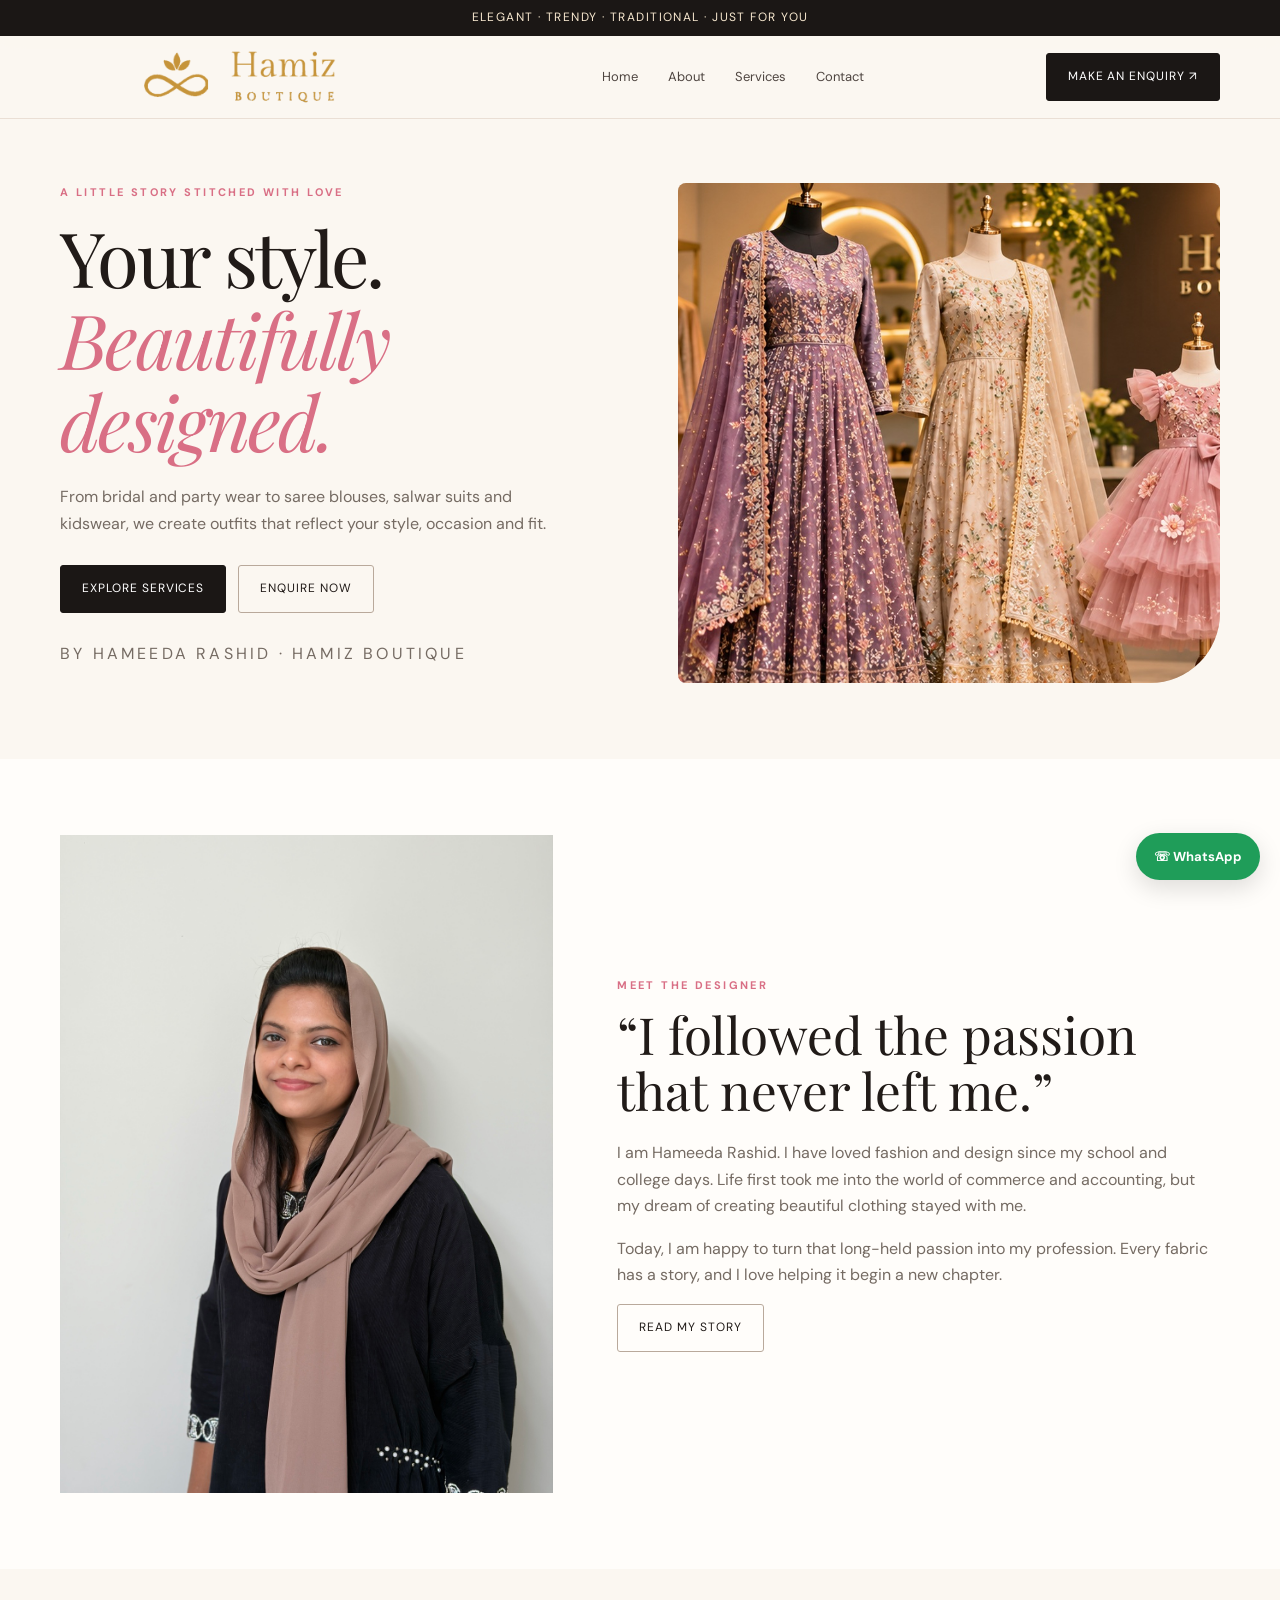
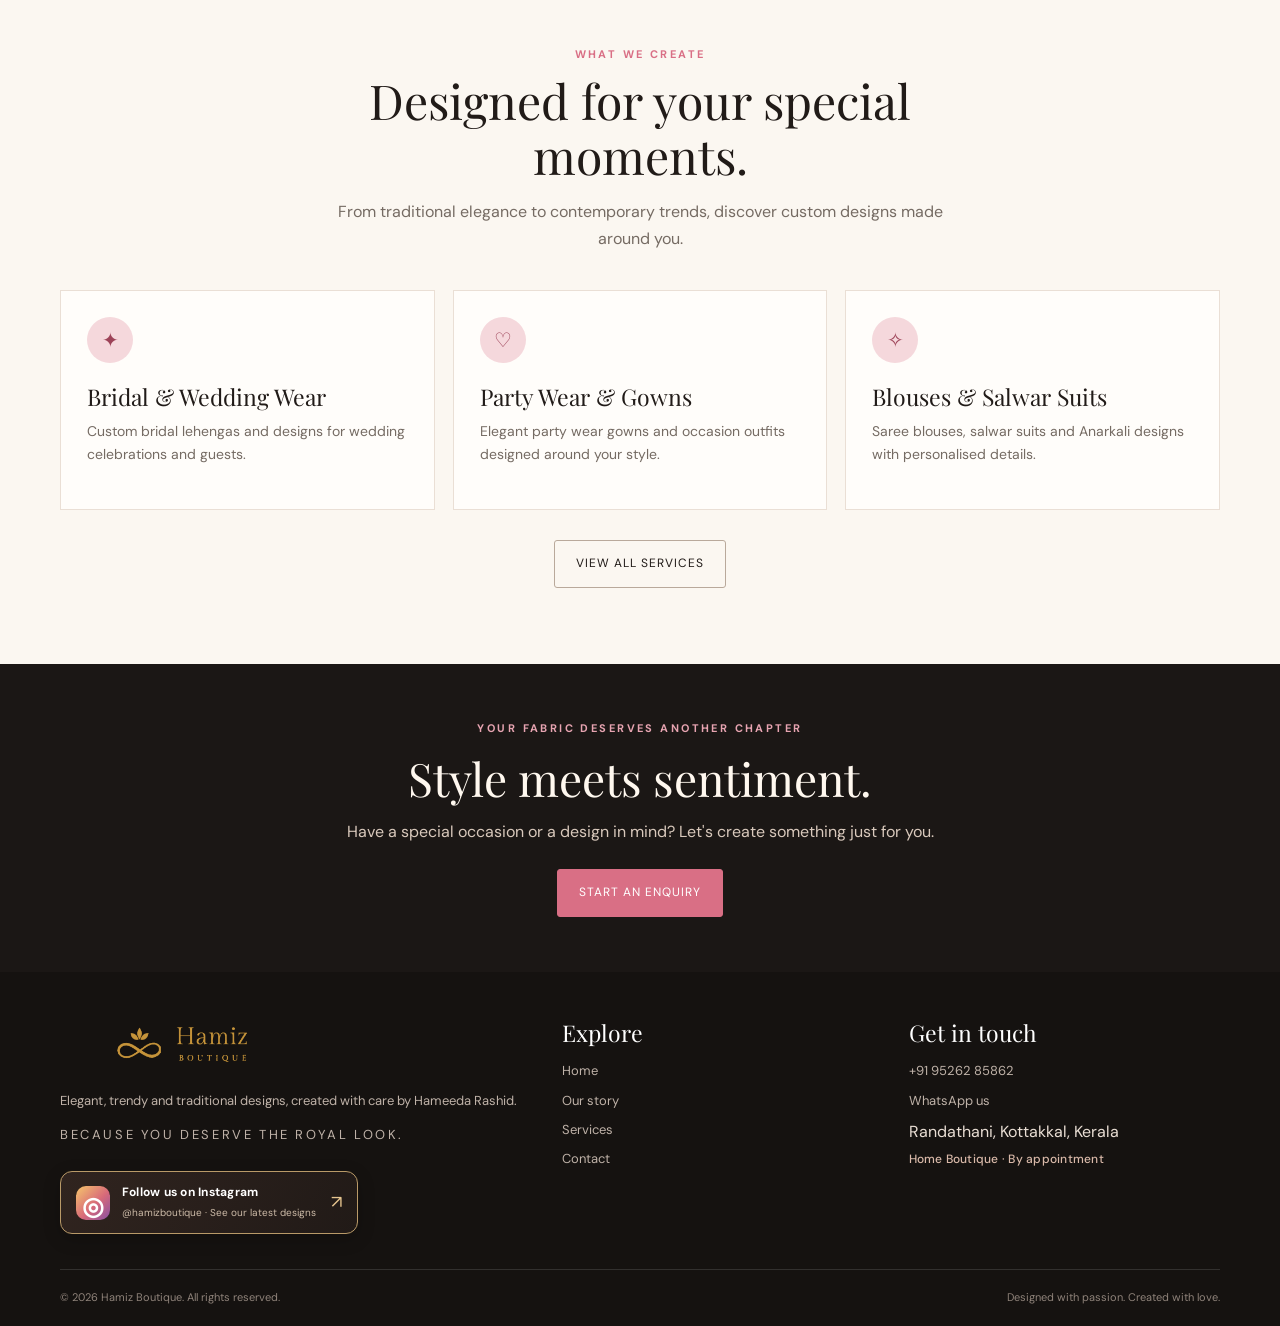
<file: index.html>
<!doctype html><html lang="en"><head><meta charset="utf-8"><meta name="viewport" content="width=device-width,initial-scale=1"><meta name="description" content="Custom bridal wear, party gowns, saree blouses and more, lovingly designed by Hameeda Rashid at Hamiz Boutique in Randathani, Kerala."><title>Custom Ladies' Wear in Kerala | Hamiz Boutique</title><link rel="canonical" href="https://hamiz-boutique.netlify.app/"><meta property="og:type" content="website"><meta property="og:locale" content="en_IN"><meta property="og:site_name" content="Hamiz Boutique"><meta property="og:title" content="Custom Ladies' Wear in Kerala | Hamiz Boutique"><meta property="og:description" content="Custom bridal wear, party gowns, saree blouses and more, lovingly designed by Hameeda Rashid at Hamiz Boutique in Randathani, Kerala."><meta property="og:url" content="https://hamiz-boutique.netlify.app/"><meta property="og:image" content="https://hamiz-boutique.netlify.app/assets/premium-boutique-hero.jpg"><meta property="og:image:alt" content="Hamiz Boutique's custom embroidered dresses and boutique collection"><meta name="twitter:card" content="summary_large_image"><meta name="twitter:title" content="Custom Ladies' Wear in Kerala | Hamiz Boutique"><meta name="twitter:description" content="Custom bridal wear, party gowns, saree blouses and more, lovingly designed by Hameeda Rashid at Hamiz Boutique in Randathani, Kerala."><meta name="twitter:image" content="https://hamiz-boutique.netlify.app/assets/premium-boutique-hero.jpg"><link rel="stylesheet" href="styles.css"></head><body><div class="topline">ELEGANT · TRENDY · TRADITIONAL · JUST FOR YOU</div><header class="header"><div class="wrap nav"><a class="brand" href="index.html"><img src="assets/hamiz-logo.png" alt="Hamiz Boutique logo"><span class="brand-name">HAMIZ<small>BOUTIQUE</small></span></a><button class="menu" aria-label="Open menu" onclick="document.querySelector('.links').classList.toggle('open')">☰</button><nav class="links"><a href="index.html">Home</a><a href="about.html">About</a><a href="services.html">Services</a><a href="contact.html">Contact</a></nav><a class="nav-cta" href="contact.html">Make an enquiry ↗</a></div></header><main><section class="hero"><div class="wrap hero-grid"><div><div class="eyebrow">A little story stitched with love</div><h1>Your style.<br><em>Beautifully designed.</em></h1><p>From bridal and party wear to saree blouses, salwar suits and kidswear, we create outfits that reflect your style, occasion and fit.</p><div class="actions"><a class="btn" href="services.html">Explore services</a><a class="btn light" href="contact.html">Enquire now</a></div><p class="smallcaps" style="margin-top:28px">By Hameeda Rashid · Hamiz Boutique</p></div><div class="hero-art has-boutique"><img class="boutique-hero-image" src="assets/premium-boutique-hero.jpg" alt="Premium boutique display with elegant embroidered dresses on mannequins"></div></div></section><section class="section white"><div class="wrap story-grid"><div class="story-photo has-portrait"><img src="assets/hameeda-rashid.jpg" alt="Hameeda Rashid, fashion designer at Hamiz Boutique"></div><div class="story-copy"><div class="eyebrow">Meet the designer</div><h2>“I followed the passion that never left me.”</h2><p>I am Hameeda Rashid. I have loved fashion and design since my school and college days. Life first took me into the world of commerce and accounting, but my dream of creating beautiful clothing stayed with me.</p><p>Today, I am happy to turn that long-held passion into my profession. Every fabric has a story, and I love helping it begin a new chapter.</p><a class="btn light" href="about.html">Read my story</a></div></div></section><section class="section"><div class="wrap"><div class="section-head"><div class="eyebrow">What we create</div><h2>Designed for your special moments.</h2><p>From traditional elegance to contemporary trends, discover custom designs made around you.</p></div><div class="service-grid"><div class="service-card"><div class="service-icon">✦</div><h3>Bridal & Wedding Wear</h3><p>Custom bridal lehengas and designs for wedding celebrations and guests.</p></div><div class="service-card"><div class="service-icon">♡</div><h3>Party Wear & Gowns</h3><p>Elegant party wear gowns and occasion outfits designed around your style.</p></div><div class="service-card"><div class="service-icon">✧</div><h3>Blouses & Salwar Suits</h3><p>Saree blouses, salwar suits and Anarkali designs with personalised details.</p></div></div><div style="text-align:center;margin-top:30px"><a class="btn light" href="services.html">View all services</a></div></div></section><section class="banner"><div class="eyebrow" style="color:#e7a4b1">Your fabric deserves another chapter</div><h2>Style meets sentiment.</h2><p>Have a special occasion or a design in mind? Let's create something just for you.</p><a class="btn" href="contact.html">Start an enquiry</a></section></main><footer class="footer"><div class="wrap"><div class="footer-grid"><div><img class="footer-logo" src="assets/hamiz-logo.png" alt="Hamiz Boutique logo"><p>Elegant, trendy and traditional designs, created with care by Hameeda Rashid.</p><p class="smallcaps">Because you deserve the royal look.</p><a class="footer-instagram" href="https://www.instagram.com/hamizboutique?dlrf=MW15N2JzZHI4ampqag==" target="_blank" rel="noopener noreferrer"><span class="instagram-mark" aria-hidden="true">◎</span><span><strong>Follow us on Instagram</strong><small>@hamizboutique · See our latest designs</small></span><span class="instagram-arrow" aria-hidden="true">↗</span></a></div><div><h3>Explore</h3><div class="footer-links"><a href="index.html">Home</a><a href="about.html">Our story</a><a href="services.html">Services</a><a href="contact.html">Contact</a></div></div><div><h3>Get in touch</h3><div class="footer-links"><a href="tel:+919526285862">+91 95262 85862</a><a target="_blank" href="https://wa.me/919526285862">WhatsApp us</a><span>Randathani, Kottakkal, Kerala<br><span class="address-note">Home Boutique · By appointment</span></span></div></div></div><div class="copyright"><span>© <span id="year"></span> Hamiz Boutique. All rights reserved.</span><span>Designed with passion. Created with love.</span></div></div></footer><a class="whatsapp" href="https://wa.me/919526285862?text=Hello%20Hamiz%20Boutique%2C%20I%20would%20like%20to%20make%20an%20enquiry." target="_blank">☏ WhatsApp</a><script>document.getElementById('year').textContent=new Date().getFullYear();</script></body></html>
</file>
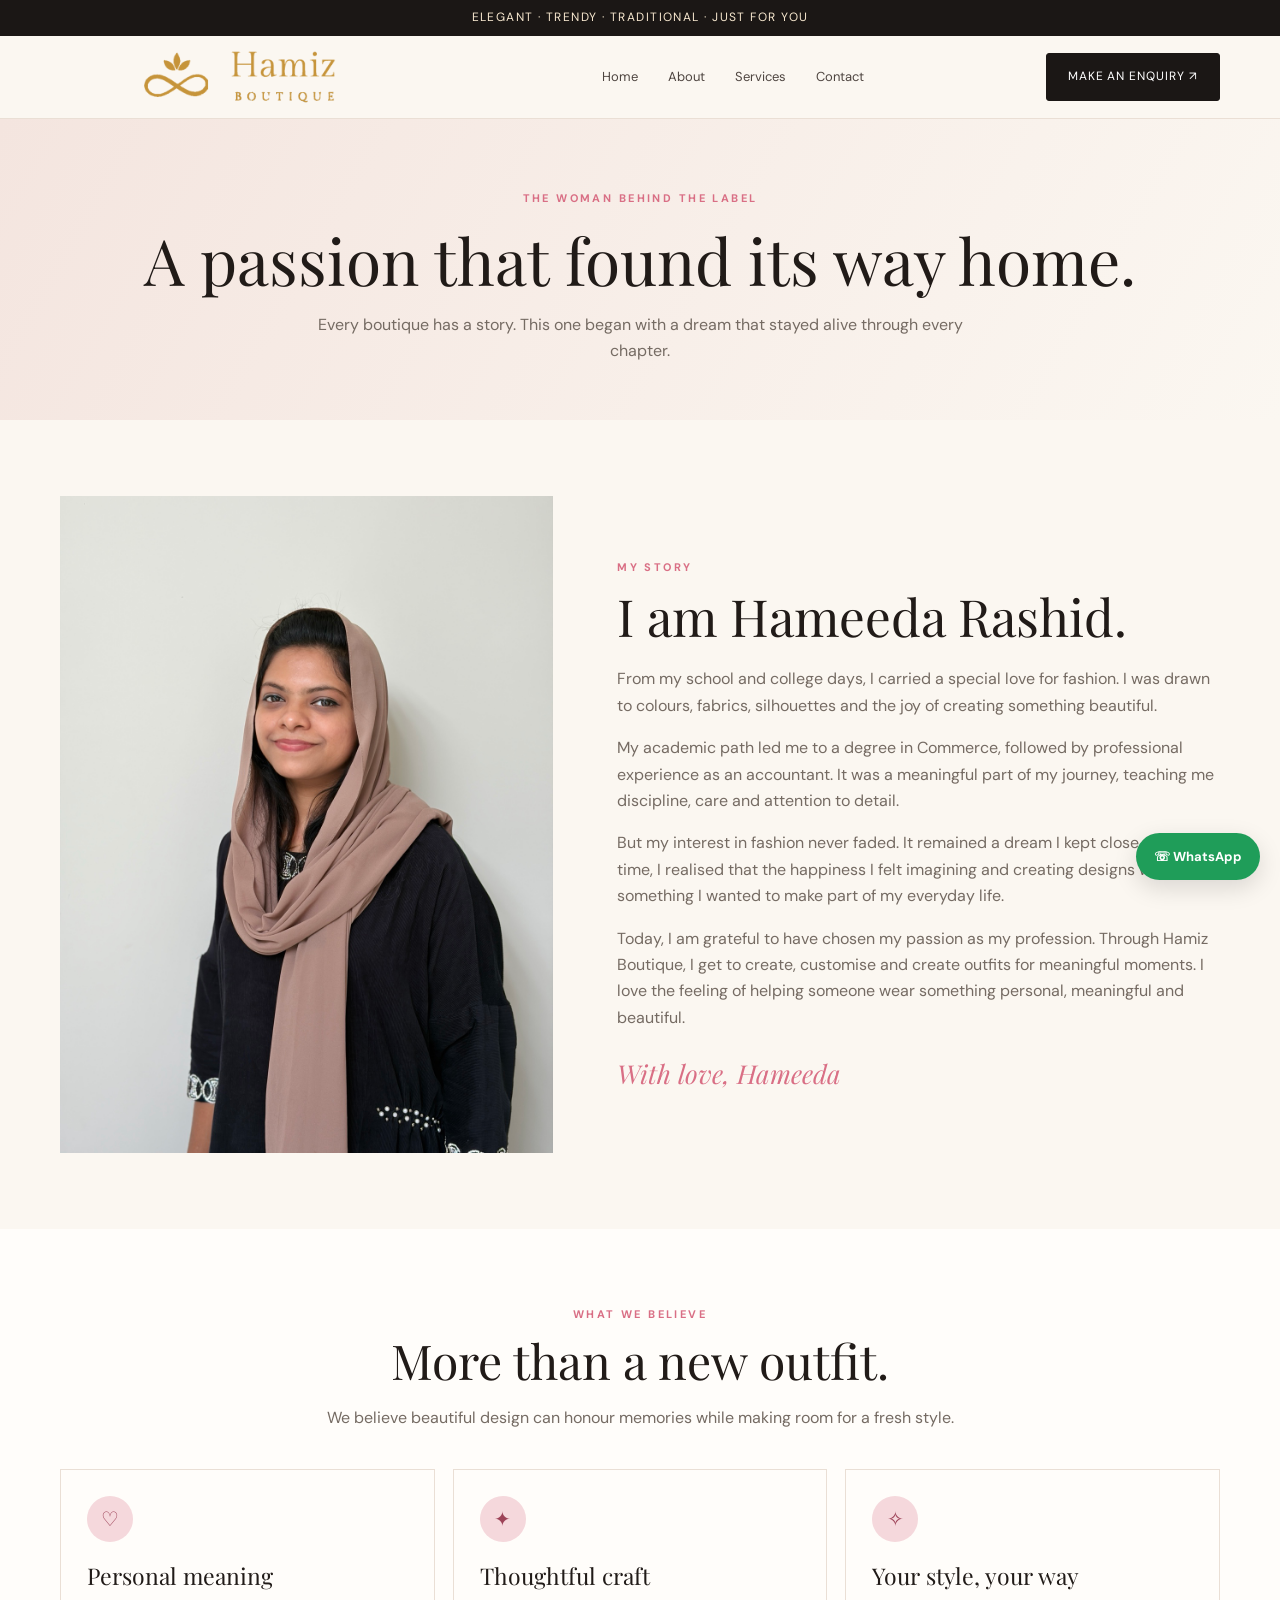
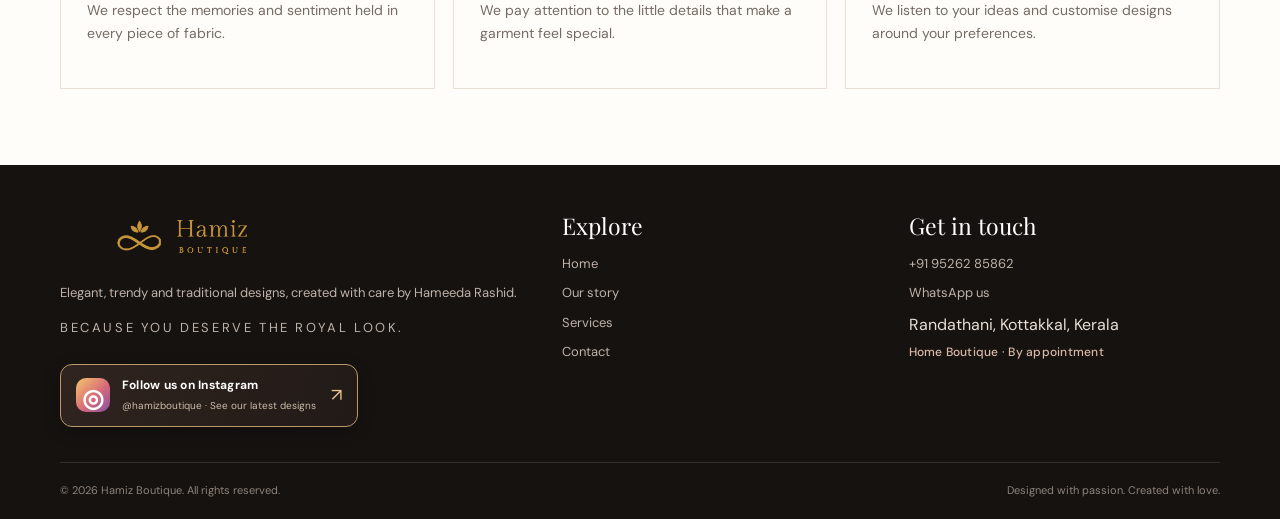
<file: about.html>
<!doctype html><html lang="en"><head><meta charset="utf-8"><meta name="viewport" content="width=device-width,initial-scale=1"><meta name="description" content="Meet Hameeda Rashid, the designer behind Hamiz Boutique in Randathani, Kerala, and the passion she brings to custom occasion wear."><title>Meet Hameeda Rashid | Hamiz Boutique</title><link rel="canonical" href="https://hamiz-boutique.netlify.app/about.html"><meta property="og:type" content="website"><meta property="og:locale" content="en_IN"><meta property="og:site_name" content="Hamiz Boutique"><meta property="og:title" content="Meet Hameeda Rashid | Hamiz Boutique"><meta property="og:description" content="Meet Hameeda Rashid, the designer behind Hamiz Boutique in Randathani, Kerala, and the passion she brings to custom occasion wear."><meta property="og:url" content="https://hamiz-boutique.netlify.app/about.html"><meta property="og:image" content="https://hamiz-boutique.netlify.app/assets/premium-boutique-hero.jpg"><meta property="og:image:alt" content="Hamiz Boutique's custom embroidered dresses and boutique collection"><meta name="twitter:card" content="summary_large_image"><meta name="twitter:title" content="Meet Hameeda Rashid | Hamiz Boutique"><meta name="twitter:description" content="Meet Hameeda Rashid, the designer behind Hamiz Boutique in Randathani, Kerala, and the passion she brings to custom occasion wear."><meta name="twitter:image" content="https://hamiz-boutique.netlify.app/assets/premium-boutique-hero.jpg"><link rel="stylesheet" href="styles.css"></head><body><div class="topline">ELEGANT · TRENDY · TRADITIONAL · JUST FOR YOU</div><header class="header"><div class="wrap nav"><a class="brand" href="index.html"><img src="assets/hamiz-logo.png" alt="Hamiz Boutique logo"><span class="brand-name">HAMIZ<small>BOUTIQUE</small></span></a><button class="menu" aria-label="Open menu" onclick="document.querySelector('.links').classList.toggle('open')">☰</button><nav class="links"><a href="index.html">Home</a><a href="about.html">About</a><a href="services.html">Services</a><a href="contact.html">Contact</a></nav><a class="nav-cta" href="contact.html">Make an enquiry ↗</a></div></header><main><section class="page-hero"><div class="wrap"><div class="eyebrow">The woman behind the label</div><h1>A passion that found its way home.</h1><p>Every boutique has a story. This one began with a dream that stayed alive through every chapter.</p></div></section><section class="section"><div class="wrap story-grid"><div class="story-photo has-portrait"><img src="assets/hameeda-rashid.jpg" alt="Hameeda Rashid, founder and designer of Hamiz Boutique"></div><div class="story-copy"><div class="eyebrow">My story</div><h2>I am Hameeda Rashid.</h2><p>From my school and college days, I carried a special love for fashion. I was drawn to colours, fabrics, silhouettes and the joy of creating something beautiful.</p><p>My academic path led me to a degree in Commerce, followed by professional experience as an accountant. It was a meaningful part of my journey, teaching me discipline, care and attention to detail.</p><p>But my interest in fashion never faded. It remained a dream I kept close. Over time, I realised that the happiness I felt imagining and creating designs was something I wanted to make part of my everyday life.</p><p>Today, I am grateful to have chosen my passion as my profession. Through Hamiz Boutique, I get to create, customise and create outfits for meaningful moments. I love the feeling of helping someone wear something personal, meaningful and beautiful.</p><div class="signature">With love, Hameeda</div></div></div></section><section class="section white"><div class="wrap"><div class="section-head"><div class="eyebrow">What we believe</div><h2>More than a new outfit.</h2><p>We believe beautiful design can honour memories while making room for a fresh style.</p></div><div class="service-grid"><div class="service-card"><div class="service-icon">♡</div><h3>Personal meaning</h3><p>We respect the memories and sentiment held in every piece of fabric.</p></div><div class="service-card"><div class="service-icon">✦</div><h3>Thoughtful craft</h3><p>We pay attention to the little details that make a garment feel special.</p></div><div class="service-card"><div class="service-icon">✧</div><h3>Your style, your way</h3><p>We listen to your ideas and customise designs around your preferences.</p></div></div></div></section></main><footer class="footer"><div class="wrap"><div class="footer-grid"><div><img class="footer-logo" src="assets/hamiz-logo.png" alt="Hamiz Boutique logo"><p>Elegant, trendy and traditional designs, created with care by Hameeda Rashid.</p><p class="smallcaps">Because you deserve the royal look.</p><a class="footer-instagram" href="https://www.instagram.com/hamizboutique?dlrf=MW15N2JzZHI4ampqag==" target="_blank" rel="noopener noreferrer"><span class="instagram-mark" aria-hidden="true">◎</span><span><strong>Follow us on Instagram</strong><small>@hamizboutique · See our latest designs</small></span><span class="instagram-arrow" aria-hidden="true">↗</span></a></div><div><h3>Explore</h3><div class="footer-links"><a href="index.html">Home</a><a href="about.html">Our story</a><a href="services.html">Services</a><a href="contact.html">Contact</a></div></div><div><h3>Get in touch</h3><div class="footer-links"><a href="tel:+919526285862">+91 95262 85862</a><a target="_blank" href="https://wa.me/919526285862">WhatsApp us</a><span>Randathani, Kottakkal, Kerala<br><span class="address-note">Home Boutique · By appointment</span></span></div></div></div><div class="copyright"><span>© <span id="year"></span> Hamiz Boutique. All rights reserved.</span><span>Designed with passion. Created with love.</span></div></div></footer><a class="whatsapp" href="https://wa.me/919526285862?text=Hello%20Hamiz%20Boutique%2C%20I%20would%20like%20to%20make%20an%20enquiry." target="_blank">☏ WhatsApp</a><script>document.getElementById('year').textContent=new Date().getFullYear();</script></body></html>
</file>
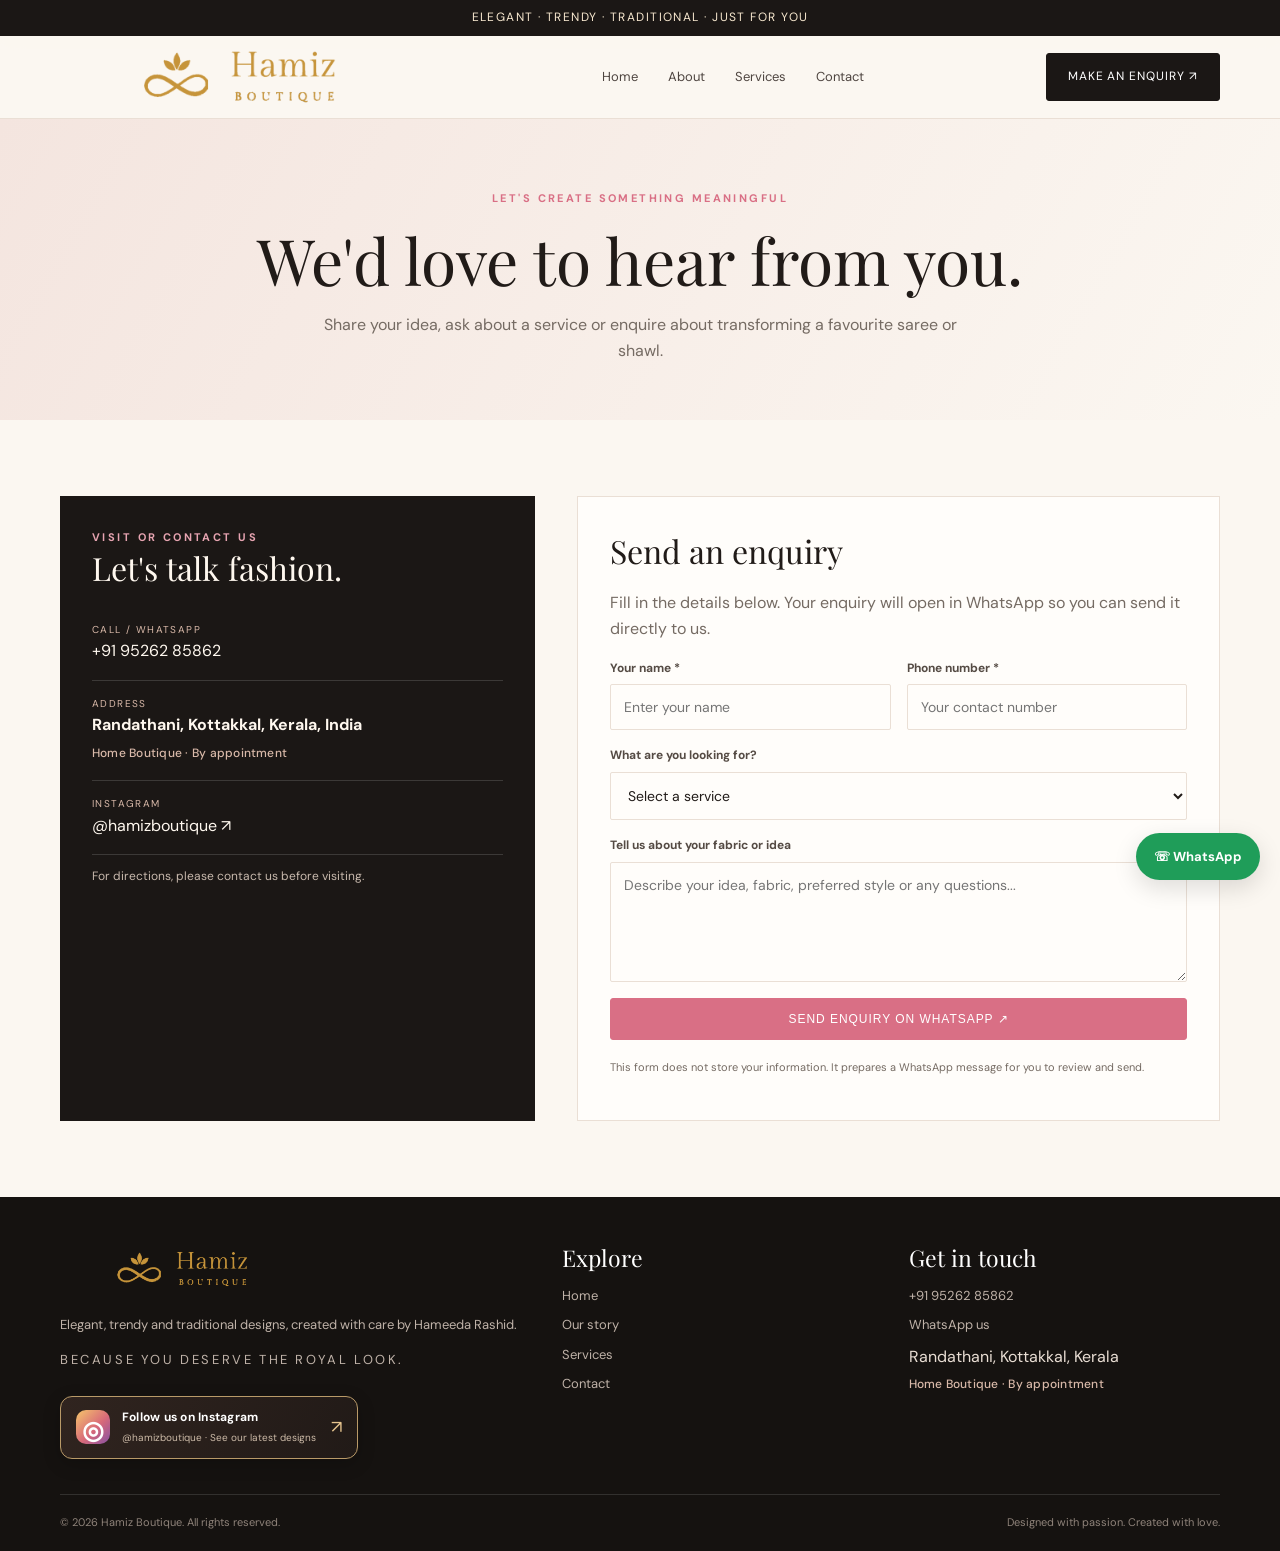
<file: contact.html>
<!doctype html><html lang="en"><head><meta charset="utf-8"><meta name="viewport" content="width=device-width,initial-scale=1"><meta name="description" content="Contact Hamiz Boutique in Randathani, Kerala, to discuss custom bridal and occasion wear. Call or WhatsApp Hameeda Rashid to make an enquiry."><title>Contact Hamiz Boutique | Randathani, Kerala</title><link rel="canonical" href="https://hamiz-boutique.netlify.app/contact.html"><meta property="og:type" content="website"><meta property="og:locale" content="en_IN"><meta property="og:site_name" content="Hamiz Boutique"><meta property="og:title" content="Contact Hamiz Boutique | Randathani, Kerala"><meta property="og:description" content="Contact Hamiz Boutique in Randathani, Kerala, to discuss custom bridal and occasion wear. Call or WhatsApp Hameeda Rashid to make an enquiry."><meta property="og:url" content="https://hamiz-boutique.netlify.app/contact.html"><meta property="og:image" content="https://hamiz-boutique.netlify.app/assets/premium-boutique-hero.jpg"><meta property="og:image:alt" content="Hamiz Boutique's custom embroidered dresses and boutique collection"><meta name="twitter:card" content="summary_large_image"><meta name="twitter:title" content="Contact Hamiz Boutique | Randathani, Kerala"><meta name="twitter:description" content="Contact Hamiz Boutique in Randathani, Kerala, to discuss custom bridal and occasion wear. Call or WhatsApp Hameeda Rashid to make an enquiry."><meta name="twitter:image" content="https://hamiz-boutique.netlify.app/assets/premium-boutique-hero.jpg"><link rel="stylesheet" href="styles.css"></head><body><div class="topline">ELEGANT · TRENDY · TRADITIONAL · JUST FOR YOU</div><header class="header"><div class="wrap nav"><a class="brand" href="index.html"><img src="assets/hamiz-logo.png" alt="Hamiz Boutique logo"><span class="brand-name">HAMIZ<small>BOUTIQUE</small></span></a><button class="menu" aria-label="Open menu" onclick="document.querySelector('.links').classList.toggle('open')">☰</button><nav class="links"><a href="index.html">Home</a><a href="about.html">About</a><a href="services.html">Services</a><a href="contact.html">Contact</a></nav><a class="nav-cta" href="contact.html">Make an enquiry ↗</a></div></header><main><section class="page-hero"><div class="wrap"><div class="eyebrow">Let's create something meaningful</div><h1>We'd love to hear from you.</h1><p>Share your idea, ask about a service or enquire about transforming a favourite saree or shawl.</p></div></section><section class="section"><div class="wrap contact-grid"><aside class="contact-card"><div class="eyebrow" style="color:#e7a4b1">Visit or contact us</div><h2>Let's talk fashion.</h2><div class="contact-item"><small>Call / WhatsApp</small><a href="tel:+919526285862">+91 95262 85862</a></div><div class="contact-item"><small>Address</small><strong>Randathani, Kottakkal, Kerala, India<br><span class="address-note">Home Boutique · By appointment</span></strong></div><div class="contact-item"><small>Instagram</small><a href="https://www.instagram.com/hamizboutique/" target="_blank" rel="noopener noreferrer">@hamizboutique ↗</a></div><p style="font-size:12px;color:#c8b9ad">For directions, please contact us before visiting.</p></aside><section class="form-card"><h2>Send an enquiry</h2><p>Fill in the details below. Your enquiry will open in WhatsApp so you can send it directly to us.</p><form id="enquiryForm"><div class="form-grid"><div class="field"><label for="name">Your name *</label><input id="name" name="name" required placeholder="Enter your name"></div><div class="field"><label for="phone">Phone number *</label><input id="phone" name="phone" type="tel" required placeholder="Your contact number"></div><div class="field full"><label for="service">What are you looking for?</label><select id="service" name="service"><option value="">Select a service</option><option>Bridal lehenga</option><option>Party wear gown</option><option>Saree blouse</option><option>Salwar suit / Anarkali</option><option>Kids wear</option><option>Maternity wear</option><option>Custom design</option><option>Alteration and fitting</option></select></div><div class="field full"><label for="message">Tell us about your fabric or idea</label><textarea id="message" name="message" placeholder="Describe your idea, fabric, preferred style or any questions..."></textarea></div><div class="field full"><button class="btn rose" type="submit">Send enquiry on WhatsApp ↗</button><p class="form-note">This form does not store your information. It prepares a WhatsApp message for you to review and send.</p></div></div></form></section></div></section></main><script>document.getElementById('enquiryForm').addEventListener('submit',function(e){e.preventDefault();const d=new FormData(this);const msg=['Hello Hamiz Boutique, I would like to make an enquiry.','Name: '+d.get('name'),'Phone: '+d.get('phone'),'Service: '+(d.get('service')||'Not specified'),'Message: '+(d.get('message')||'Not provided')].join('\n');window.open('https://wa.me/919526285862?text='+encodeURIComponent(msg),'_blank','noopener');});</script><footer class="footer"><div class="wrap"><div class="footer-grid"><div><img class="footer-logo" src="assets/hamiz-logo.png" alt="Hamiz Boutique logo"><p>Elegant, trendy and traditional designs, created with care by Hameeda Rashid.</p><p class="smallcaps">Because you deserve the royal look.</p><a class="footer-instagram" href="https://www.instagram.com/hamizboutique?dlrf=MW15N2JzZHI4ampqag==" target="_blank" rel="noopener noreferrer"><span class="instagram-mark" aria-hidden="true">◎</span><span><strong>Follow us on Instagram</strong><small>@hamizboutique · See our latest designs</small></span><span class="instagram-arrow" aria-hidden="true">↗</span></a></div><div><h3>Explore</h3><div class="footer-links"><a href="index.html">Home</a><a href="about.html">Our story</a><a href="services.html">Services</a><a href="contact.html">Contact</a></div></div><div><h3>Get in touch</h3><div class="footer-links"><a href="tel:+919526285862">+91 95262 85862</a><a target="_blank" href="https://wa.me/919526285862">WhatsApp us</a><span>Randathani, Kottakkal, Kerala<br><span class="address-note">Home Boutique · By appointment</span></span></div></div></div><div class="copyright"><span>© <span id="year"></span> Hamiz Boutique. All rights reserved.</span><span>Designed with passion. Created with love.</span></div></div></footer><a class="whatsapp" href="https://wa.me/919526285862?text=Hello%20Hamiz%20Boutique%2C%20I%20would%20like%20to%20make%20an%20enquiry." target="_blank">☏ WhatsApp</a><script>document.getElementById('year').textContent=new Date().getFullYear();</script></body></html>
</file>
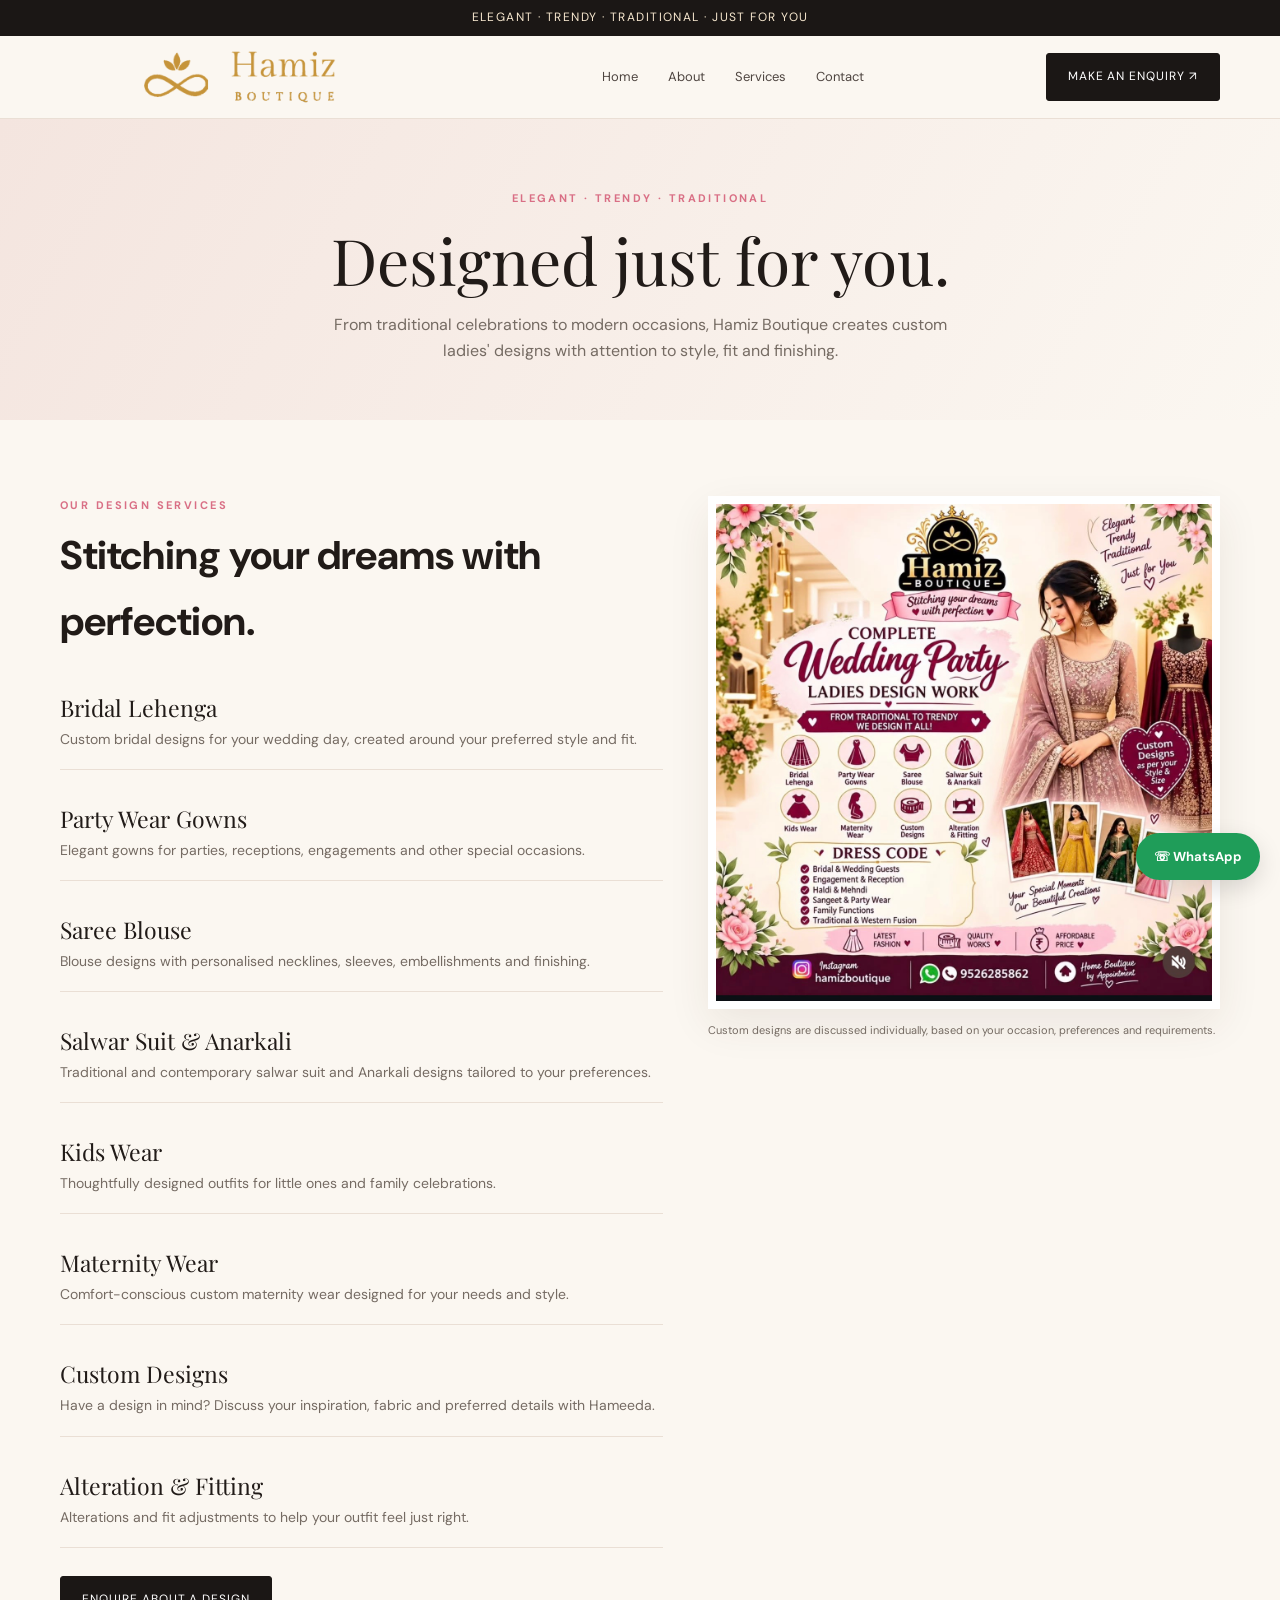
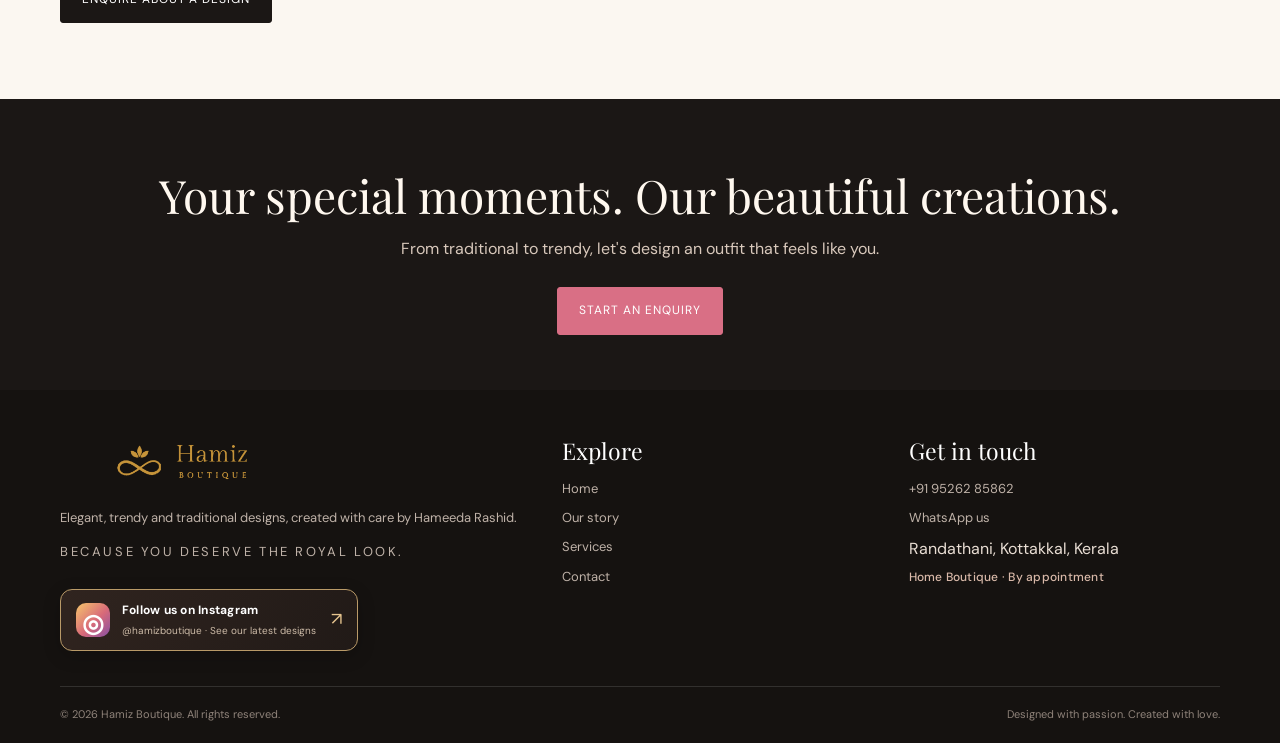
<file: services.html>
<!doctype html><html lang="en"><head><meta charset="utf-8"><meta name="viewport" content="width=device-width,initial-scale=1"><meta name="description" content="Custom bridal lehengas, party gowns, saree blouses, salwar suits, kidswear and more, made to your style at Hamiz Boutique in Kerala."><title>Custom Bridal &amp; Occasion Wear | Hamiz Boutique</title><link rel="canonical" href="https://hamiz-boutique.netlify.app/services.html"><meta property="og:type" content="website"><meta property="og:locale" content="en_IN"><meta property="og:site_name" content="Hamiz Boutique"><meta property="og:title" content="Custom Bridal &amp; Occasion Wear | Hamiz Boutique"><meta property="og:description" content="Custom bridal lehengas, party gowns, saree blouses, salwar suits, kidswear and more, made to your style at Hamiz Boutique in Kerala."><meta property="og:url" content="https://hamiz-boutique.netlify.app/services.html"><meta property="og:image" content="https://hamiz-boutique.netlify.app/assets/premium-boutique-hero.jpg"><meta property="og:image:alt" content="Hamiz Boutique's custom embroidered dresses and boutique collection"><meta name="twitter:card" content="summary_large_image"><meta name="twitter:title" content="Custom Bridal &amp; Occasion Wear | Hamiz Boutique"><meta name="twitter:description" content="Custom bridal lehengas, party gowns, saree blouses, kidswear and more, made to your style at Hamiz Boutique in Kerala."><meta name="twitter:image" content="https://hamiz-boutique.netlify.app/assets/premium-boutique-hero.jpg"><link rel="stylesheet" href="styles.css"></head><body><div class="topline">ELEGANT · TRENDY · TRADITIONAL · JUST FOR YOU</div><header class="header"><div class="wrap nav"><a class="brand" href="index.html"><img src="assets/hamiz-logo.png" alt="Hamiz Boutique logo"><span class="brand-name">HAMIZ<small>BOUTIQUE</small></span></a><button class="menu" aria-label="Open menu" onclick="document.querySelector('.links').classList.toggle('open')">☰</button><nav class="links"><a href="index.html">Home</a><a href="about.html">About</a><a href="services.html">Services</a><a href="contact.html">Contact</a></nav><a class="nav-cta" href="contact.html">Make an enquiry ↗</a></div></header><main>
<section class="page-hero"><div class="wrap"><div class="eyebrow">Elegant · Trendy · Traditional</div><h1>Designed just for you.</h1><p>From traditional celebrations to modern occasions, Hamiz Boutique creates custom ladies' designs with attention to style, fit and finishing.</p></div></section>
<section class="section"><div class="wrap services-layout"><div><div class="eyebrow">Our design services</div><h2 class="serif" style="font-size:40px;margin:8px 0 20px">Stitching your dreams with perfection.</h2><div class="service-list">
<div class="service-row"><h3>Bridal Lehenga</h3><p>Custom bridal designs for your wedding day, created around your preferred style and fit.</p></div>
<div class="service-row"><h3>Party Wear Gowns</h3><p>Elegant gowns for parties, receptions, engagements and other special occasions.</p></div>
<div class="service-row"><h3>Saree Blouse</h3><p>Blouse designs with personalised necklines, sleeves, embellishments and finishing.</p></div>
<div class="service-row"><h3>Salwar Suit & Anarkali</h3><p>Traditional and contemporary salwar suit and Anarkali designs tailored to your preferences.</p></div>
<div class="service-row"><h3>Kids Wear</h3><p>Thoughtfully designed outfits for little ones and family celebrations.</p></div>
<div class="service-row"><h3>Maternity Wear</h3><p>Comfort-conscious custom maternity wear designed for your needs and style.</p></div>
<div class="service-row"><h3>Custom Designs</h3><p>Have a design in mind? Discuss your inspiration, fabric and preferred details with Hameeda.</p></div>
<div class="service-row"><h3>Alteration & Fitting</h3><p>Alterations and fit adjustments to help your outfit feel just right.</p></div>
</div><div class="actions"><a class="btn" href="contact.html">Enquire about a design</a></div></div><div><img class="poster" src="assets/hamiz-services-poster.jpeg" alt="Hamiz Boutique complete wedding and party ladies design work services poster"><p class="form-note">Custom designs are discussed individually, based on your occasion, preferences and requirements.</p></div></div></section>
<section class="banner"><h2>Your special moments. Our beautiful creations.</h2><p>From traditional to trendy, let's design an outfit that feels like you.</p><a class="btn" href="contact.html">Start an enquiry</a></section>
</main><footer class="footer"><div class="wrap"><div class="footer-grid"><div><img class="footer-logo" src="assets/hamiz-logo.png" alt="Hamiz Boutique logo"><p>Elegant, trendy and traditional designs, created with care by Hameeda Rashid.</p><p class="smallcaps">Because you deserve the royal look.</p><a class="footer-instagram" href="https://www.instagram.com/hamizboutique?dlrf=MW15N2JzZHI4ampqag==" target="_blank" rel="noopener noreferrer"><span class="instagram-mark" aria-hidden="true">◎</span><span><strong>Follow us on Instagram</strong><small>@hamizboutique · See our latest designs</small></span><span class="instagram-arrow" aria-hidden="true">↗</span></a></div><div><h3>Explore</h3><div class="footer-links"><a href="index.html">Home</a><a href="about.html">Our story</a><a href="services.html">Services</a><a href="contact.html">Contact</a></div></div><div><h3>Get in touch</h3><div class="footer-links"><a href="tel:+919526285862">+91 95262 85862</a><a target="_blank" href="https://wa.me/919526285862">WhatsApp us</a><span>Randathani, Kottakkal, Kerala<br><span class="address-note">Home Boutique · By appointment</span></span></div></div></div><div class="copyright"><span>© <span id="year"></span> Hamiz Boutique. All rights reserved.</span><span>Designed with passion. Created with love.</span></div></div></footer><a class="whatsapp" href="https://wa.me/919526285862?text=Hello%20Hamiz%20Boutique%2C%20I%20would%20like%20to%20make%20an%20enquiry." target="_blank">☏ WhatsApp</a><script>document.getElementById('year').textContent=new Date().getFullYear();</script></body></html>
</file>
<file: styles.css>
@import url('https://fonts.googleapis.com/css2?family=DM+Sans:wght@400;500;600;700&family=Playfair+Display:wght@400;500;600;700&display=swap');
:root{--ink:#211b18;--muted:#756b63;--cream:#fbf7f1;--paper:#fffdfa;--rose:#d96f85;--rose2:#f5d8dc;--gold:#b68a3a;--line:#eadfd5;--dark:#1b1715}
*{box-sizing:border-box}html{scroll-behavior:smooth}body{margin:0;background:var(--cream);color:var(--ink);font-family:'DM Sans',sans-serif;line-height:1.65}a{color:inherit;text-decoration:none}img{max-width:100%;display:block}.wrap{width:min(1160px,calc(100% - 40px));margin:auto}.topline{background:var(--dark);color:#f7e8cf;text-align:center;padding:8px 12px;font-size:12px;letter-spacing:.12em}.header{position:sticky;top:0;z-index:20;background:rgba(251,247,241,.95);backdrop-filter:blur(12px);border-bottom:1px solid var(--line)}.nav{height:82px;display:flex;align-items:center;justify-content:space-between;gap:24px}.brand{display:flex;align-items:center;gap:10px}.brand img{width:76px;height:70px;object-fit:contain}.brand-name{font-family:'Playfair Display',serif;font-size:23px;letter-spacing:.08em}.brand-name small{display:block;font:10px 'DM Sans',sans-serif;letter-spacing:.34em;text-align:center;margin-top:-4px}.links{display:flex;align-items:center;gap:30px;font-size:13px}.links a{padding:8px 0;color:#4e4540}.links a:hover{color:var(--rose)}.nav-cta,.btn{display:inline-flex;align-items:center;justify-content:center;background:var(--dark);color:white;border:1px solid var(--dark);padding:13px 21px;border-radius:3px;font-size:12px;letter-spacing:.08em;text-transform:uppercase;transition:.2s;cursor:pointer}.nav-cta:hover,.btn:hover{background:var(--rose);border-color:var(--rose);transform:translateY(-2px)}.btn.light{background:transparent;color:var(--ink);border-color:#b9a99b}.btn.rose{background:var(--rose);border-color:var(--rose)}.menu{display:none;background:none;border:0;font-size:25px}.eyebrow{color:var(--rose);font-size:11px;letter-spacing:.22em;text-transform:uppercase;font-weight:700}.hero{padding:64px 0 76px}.hero-grid{display:grid;grid-template-columns:1.02fr .98fr;gap:54px;align-items:center}.hero h1{font:clamp(42px,6vw,76px)/1.08 'Playfair Display',serif;margin:15px 0 22px;letter-spacing:-.035em}.hero h1 em{color:var(--rose);font-weight:400}.hero p{color:var(--muted);max-width:520px;font-size:16px}.actions{display:flex;gap:12px;flex-wrap:wrap;margin-top:28px}.hero-art{position:relative;min-height:500px;background:linear-gradient(145deg,#f6e5df,#ead8c8);border-radius:48% 48% 4px 4px;display:flex;align-items:center;justify-content:center;overflow:hidden}.hero-art:before{content:"";position:absolute;width:75%;height:75%;border:1px solid rgba(182,138,58,.55);border-radius:50%}.portrait-placeholder{position:relative;width:70%;height:390px;border:1px dashed #b69d8c;border-radius:48% 48% 8px 8px;background:rgba(255,253,250,.38);display:flex;align-items:center;justify-content:center;text-align:center;padding:25px;color:#75675c;font-size:12px;letter-spacing:.12em;text-transform:uppercase}.hero-stamp{position:absolute;bottom:26px;right:18px;background:var(--paper);border:1px solid var(--gold);border-radius:50%;width:112px;height:112px;display:grid;place-items:center;text-align:center;font:italic 16px 'Playfair Display',serif;color:#80612c;transform:rotate(9deg)}.section{padding:76px 0}.section.white{background:var(--paper)}.section-head{text-align:center;max-width:650px;margin:0 auto 38px}.section-head h2{font:clamp(32px,4vw,48px)/1.15 'Playfair Display',serif;margin:10px 0}.section-head p,.story-copy p{color:var(--muted)}.story-grid{display:grid;grid-template-columns:.9fr 1.1fr;gap:64px;align-items:center}.story-photo{min-height:430px;background:linear-gradient(145deg,#ead8c8,#f6e9e3);display:grid;place-items:center;padding:30px}.photo-placeholder{height:350px;width:78%;border:1px dashed #b69d8c;border-radius:48% 48% 4px 4px;display:grid;place-items:center;text-align:center;color:#76685d;font-size:12px;letter-spacing:.1em;padding:20px}.story-copy h2{font:clamp(34px,4vw,52px)/1.1 'Playfair Display',serif;margin:12px 0 22px}.signature{font:italic 26px 'Playfair Display',serif;color:var(--rose);margin-top:25px}.service-grid{display:grid;grid-template-columns:repeat(3,1fr);gap:18px}.service-card{background:var(--paper);border:1px solid var(--line);padding:26px;min-height:220px;transition:.25s}.service-card:hover{transform:translateY(-5px);box-shadow:0 16px 35px #4d2e1a12}.service-icon{width:46px;height:46px;border-radius:50%;background:var(--rose2);display:grid;place-items:center;color:#9d4358;font-size:20px}.service-card h3{font:23px 'Playfair Display',serif;margin:18px 0 8px}.service-card p,.service-row p{color:var(--muted);font-size:14px;margin:0}.banner{background:var(--dark);color:#fff8ef;padding:55px 30px;text-align:center}.banner h2{font:clamp(30px,4vw,46px) 'Playfair Display',serif;margin:10px 0}.banner p{color:#d9c9bc;max-width:650px;margin:0 auto 24px}.banner .btn{background:var(--rose);border-color:var(--rose)}.page-hero{padding:70px 0 55px;text-align:center;background:linear-gradient(120deg,#f4e5df,#fbf7f1)}.page-hero h1{font:clamp(40px,6vw,64px) 'Playfair Display',serif;margin:10px 0}.page-hero p{color:var(--muted);max-width:650px;margin:auto}.services-layout{display:grid;grid-template-columns:1fr .85fr;gap:45px;align-items:start}.poster{border:8px solid white;box-shadow:0 15px 40px #4d2e1a15}.service-list{display:grid;gap:15px}.service-row{padding:18px 0;border-bottom:1px solid var(--line)}.service-row h3{font:23px 'Playfair Display',serif;margin:0 0 5px}.contact-grid{display:grid;grid-template-columns:.85fr 1.15fr;gap:42px}.contact-card{background:var(--dark);color:#fff8ef;padding:32px}.contact-card h2,.form-card h2{font:32px 'Playfair Display',serif;margin:0 0 18px}.contact-item{padding:15px 0;border-bottom:1px solid #ffffff25}.contact-item small{display:block;color:#d9b9a9;text-transform:uppercase;letter-spacing:.14em;font-size:10px}.form-card{background:var(--paper);border:1px solid var(--line);padding:32px}.form-card>p{color:var(--muted);margin-top:0}.form-grid{display:grid;grid-template-columns:1fr 1fr;gap:16px}.field{display:grid;gap:6px}.field.full{grid-column:1/-1}.field label{font-size:12px;font-weight:700;color:#554b44}.field input,.field select,.field textarea{width:100%;padding:13px;border:1px solid var(--line);background:#fffdfa;font:14px 'DM Sans',sans-serif;color:var(--ink);border-radius:2px}.field textarea{min-height:120px;resize:vertical}.form-note{font-size:11px;color:var(--muted);margin:12px 0}.footer{background:#151210;color:#e9ded4;padding:45px 0 20px}.footer-grid{display:grid;grid-template-columns:1.2fr .8fr .8fr;gap:35px}.footer h3{font:23px 'Playfair Display',serif;color:#fff;margin:0 0 12px}.footer p,.footer a{color:#bfb2a8;font-size:13px}.footer-links{display:grid;gap:8px}.copyright{border-top:1px solid #ffffff20;margin-top:35px;padding-top:18px;color:#8f837a;font-size:11px;display:flex;justify-content:space-between;gap:15px}.whatsapp{position:fixed;right:20px;bottom:20px;z-index:30;background:#1f9d59;color:white;padding:13px 18px;border-radius:40px;box-shadow:0 8px 25px #0002;font-size:13px;font-weight:700}.smallcaps{font-size:10px;letter-spacing:.2em;color:var(--gold);text-transform:uppercase}
@media(max-width:800px){.links{display:none;position:absolute;top:82px;left:0;right:0;background:var(--cream);padding:20px 24px 25px;border-bottom:1px solid var(--line);flex-direction:column;align-items:flex-start;gap:12px}.links.open{display:flex}.menu{display:block}.nav-cta{display:none}.hero{padding:40px 0 55px}.hero-grid,.story-grid,.services-layout,.contact-grid{grid-template-columns:1fr;gap:32px}.hero-art{min-height:400px}.portrait-placeholder{height:310px}.service-grid{grid-template-columns:1fr 1fr}.section{padding:58px 0}.story-photo{min-height:350px}.photo-placeholder{height:290px}.footer-grid{grid-template-columns:1fr 1fr}.footer-grid>div:first-child{grid-column:1/-1}}
@media(max-width:520px){.wrap{width:min(100% - 28px,1160px)}.brand img{width:62px;height:62px}.brand-name{font-size:19px}.hero h1{font-size:46px}.hero-art{min-height:340px}.portrait-placeholder{height:265px}.service-grid{grid-template-columns:1fr}.form-grid{grid-template-columns:1fr}.field.full{grid-column:auto}.form-card,.contact-card{padding:23px}.footer-grid{grid-template-columns:1fr}.footer-grid>div:first-child{grid-column:auto}.copyright{flex-direction:column}.whatsapp{right:12px;bottom:12px}}

/* Hameeda Rashid's portrait */
.hero-art.has-portrait{background:#eee9e3;overflow:hidden}
.hero-art.has-portrait:before{z-index:1;pointer-events:none}
.hameeda-portrait{position:absolute;inset:0;width:100%;height:100%;object-fit:cover;object-position:center 24%}
.story-photo.has-portrait{padding:0;overflow:hidden;min-height:430px;background:#eee9e3}
.story-photo.has-portrait img{width:100%;height:100%;min-height:430px;object-fit:cover;object-position:center 24%}

/* Header: show only the supplied logo artwork, without a duplicate text wordmark */
.brand-name{display:none}
.brand{gap:0}
.brand img{width:112px;height:78px;object-fit:contain}
@media(max-width:800px){.brand img{width:100px;height:72px}}
@media(max-width:520px){.brand img{width:92px;height:68px}}

/* Premium boutique hero image and larger brand logo */
.hero-art.has-boutique{min-height:500px;border-radius:8px 8px 70px 8px;background:#ead8c8;overflow:hidden}
.hero-art.has-boutique:before{display:none}
.boutique-hero-image{position:absolute;inset:0;width:100%;height:100%;object-fit:cover;object-position:center center}
.brand img{width:450px;height:100px;max-width:min(46vw,450px);object-fit:contain}
.brand{min-width:0}
.nav{min-height:100px;height:auto}
@media(max-width:800px){
  .brand img{width:300px;height:80px;max-width:52vw}
  .nav{min-height:80px}
  .hero-art.has-boutique{min-height:390px}
}
@media(max-width:520px){
  .brand img{width:240px;height:68px;max-width:58vw}
  .nav{min-height:72px}
  .hero-art.has-boutique{min-height:330px}
}

/* Final header sizing: compact horizontal logo, with the boutique hero unchanged */
.brand img{
  width:360px;
  height:80px;
  max-width:min(40vw,360px);
  object-fit:contain;
}
.nav{
  min-height:82px;
  height:82px;
}
@media(max-width:800px){
  .brand img{
    width:270px;
    height:60px;
    max-width:50vw;
  }
  .nav{min-height:72px;height:72px}
  .links{top:72px}
}
@media(max-width:520px){
  .brand img{
    width:225px;
    height:50px;
    max-width:58vw;
  }
  .nav{min-height:64px;height:64px}
  .links{top:64px}
}

/* Boutique logo in the footer */
.footer-logo{
  display:block;
  width:245px;
  max-width:100%;
  height:auto;
  object-fit:contain;
  margin:0 0 18px;
}
@media(max-width:520px){
  .footer-logo{width:210px}
}

.address-note{
  display:inline-block;
  margin-top:5px;
  color:#d9b9a9;
  font-size:12px;
  font-weight:500;
  letter-spacing:.02em;
}

/* Eye-catching Instagram link in the footer */
.footer-instagram{display:inline-flex;align-items:center;gap:12px;margin-top:13px;padding:11px 15px;border:1px solid #b99a68;border-radius:12px;background:linear-gradient(115deg,#30241f,#211a17);color:#f7e8d2!important;transition:transform .2s ease,background .2s ease,border-color .2s ease;max-width:100%;box-shadow:0 5px 18px #0003}
.footer-instagram:hover{transform:translateY(-2px);background:linear-gradient(115deg,#493126,#2c211b);border-color:#e0bd82}
.instagram-mark{width:34px;height:34px;flex:0 0 34px;display:grid;place-items:center;border-radius:10px;background:linear-gradient(135deg,#f6c66b,#d86a79 55%,#8750a4);color:#fff;font-size:25px;font-weight:700}
.footer-instagram strong,.footer-instagram small{display:block}
.footer-instagram strong{font-size:12px;letter-spacing:.02em;color:#fff}
.footer-instagram small{font-size:10px;color:#cdbba8;margin-top:2px}
.instagram-arrow{font-size:18px;color:#e6c58f;margin-left:3px}
</file>
